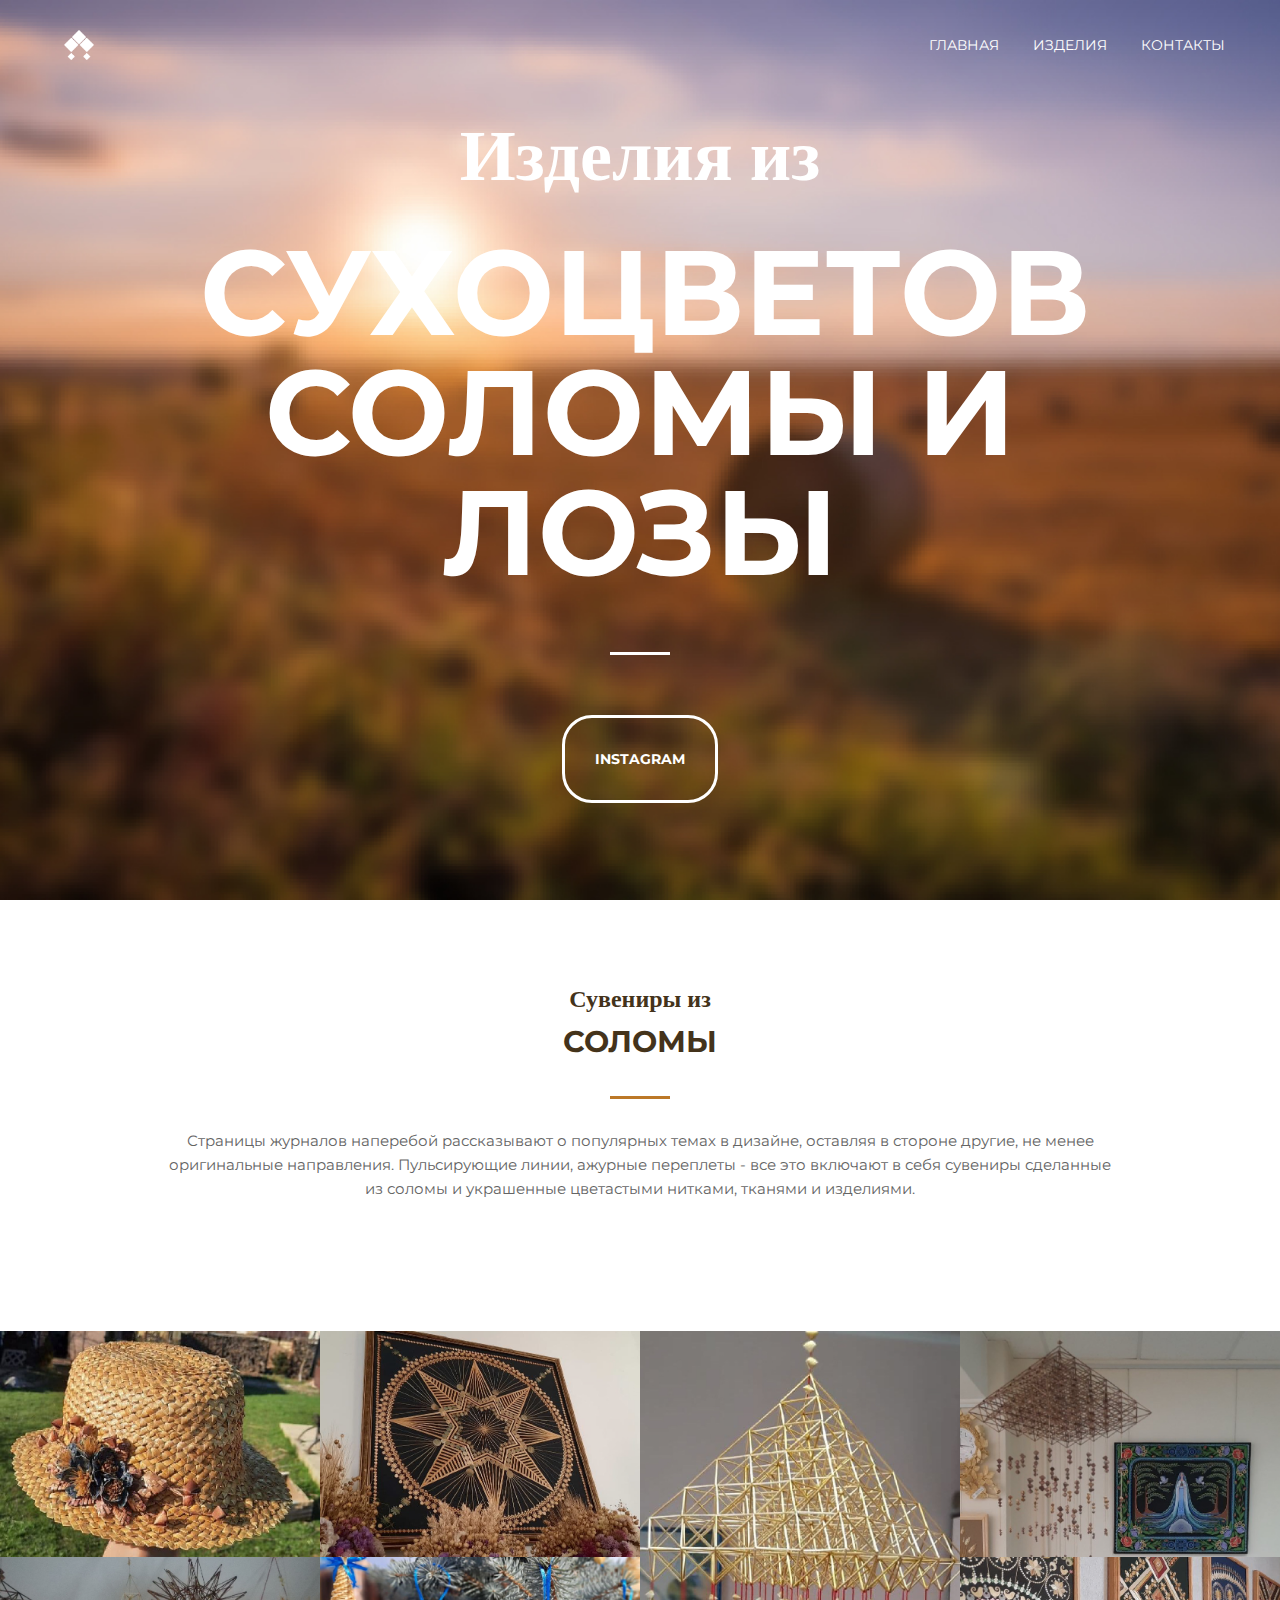
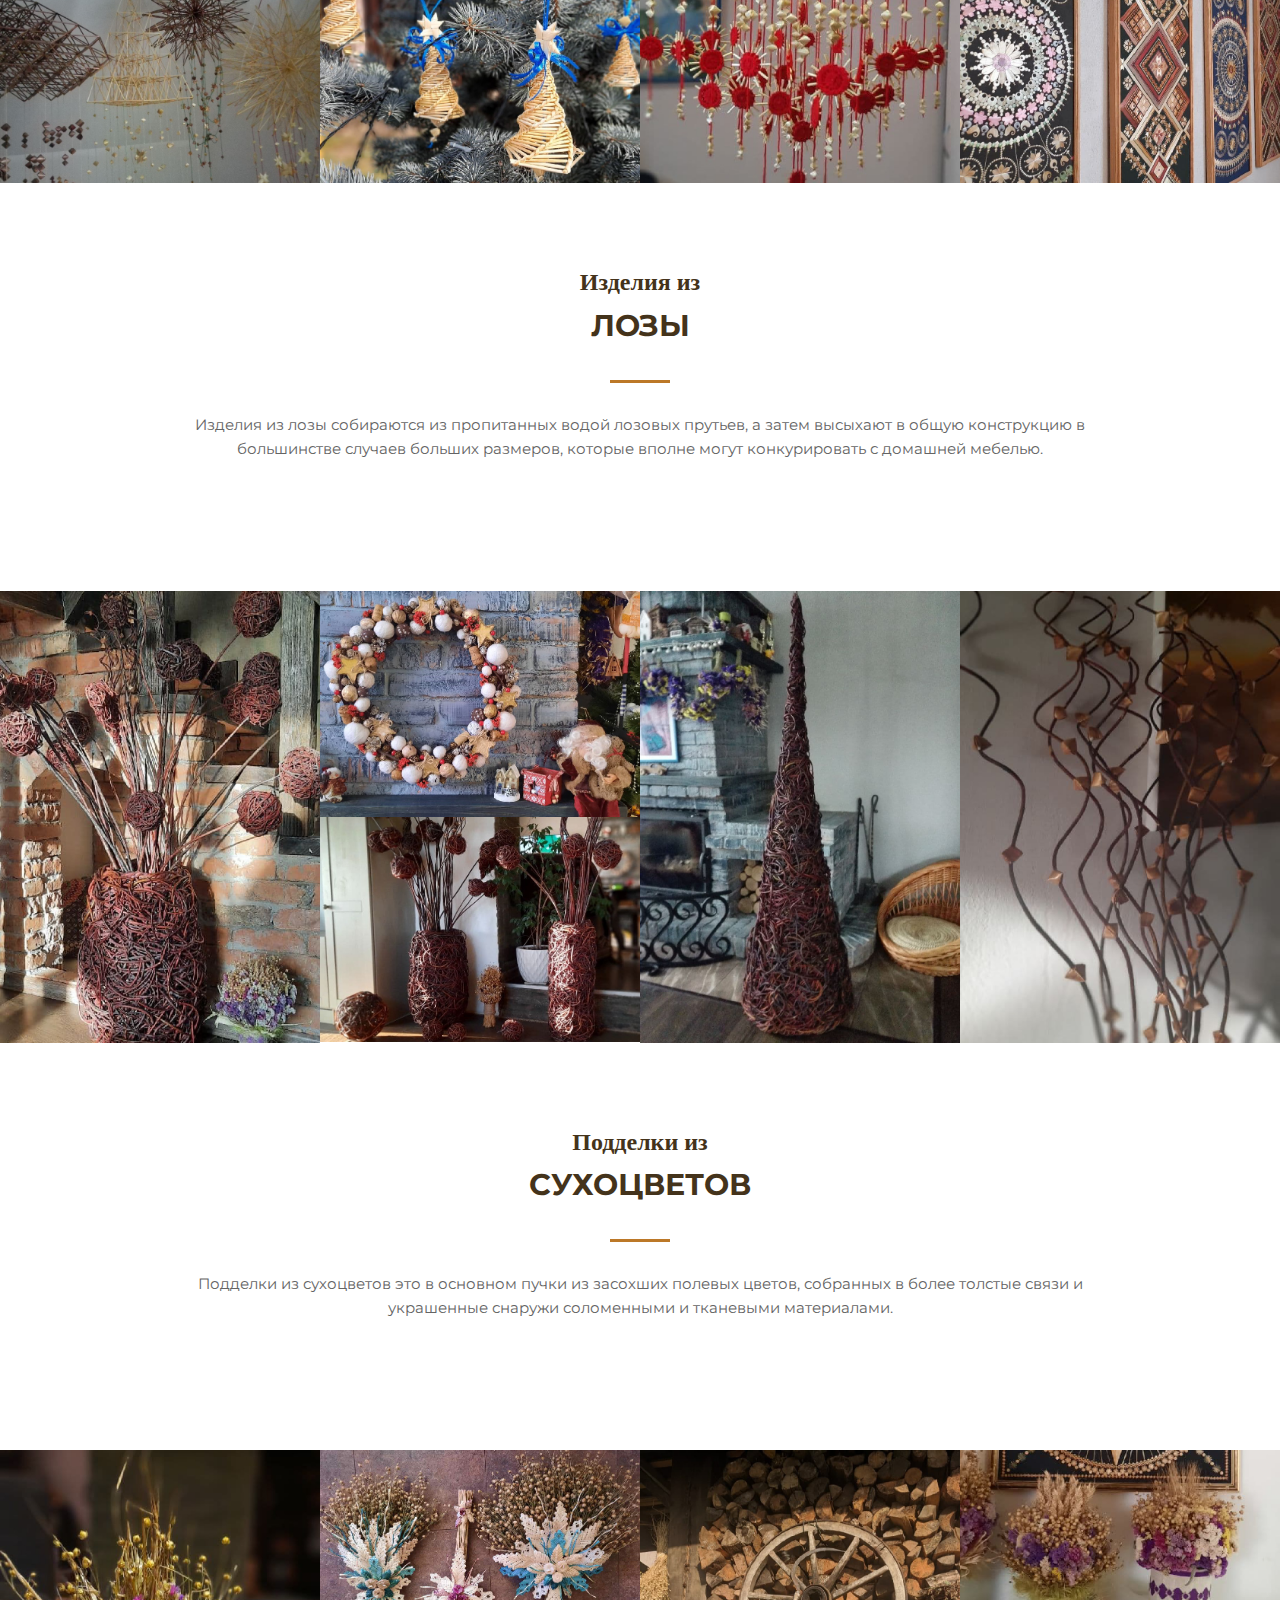
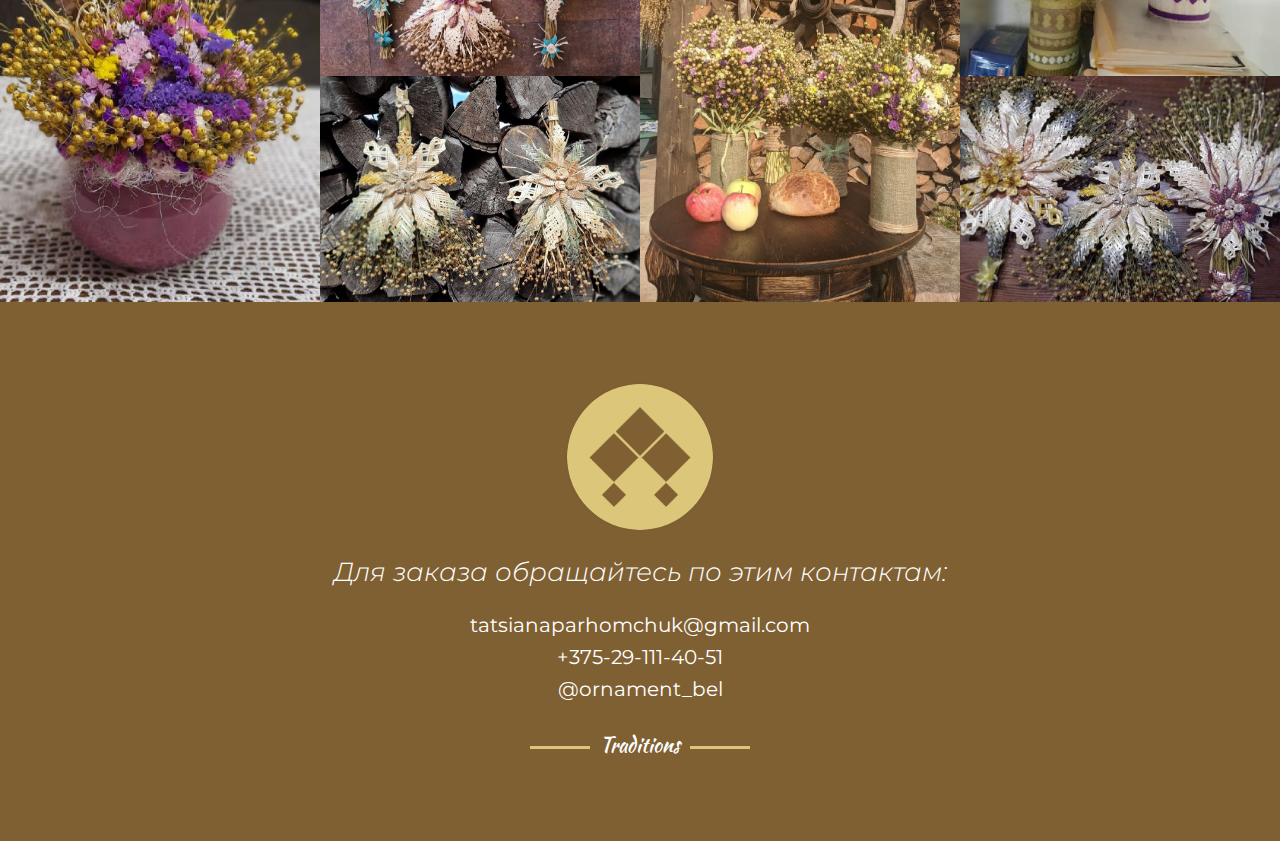
<file: IZDELIJA.html>
<!DOCTYPE html>
<html lang="en">
    <head>
        <meta charset="UTF-8">
        <meta name="viewport" content="width=device-width, initial-scale=1">
        <link rel="stylesheet" href="assets/css/style.css">
        <link href="https://fonts.googleapis.com/css?family=Kaushan+Script|Montserrat:300i,400,700&amp;subset=cyrillic-ext" rel="stylesheet">
        <title>Traditions</title>
    </head>
<body>


<header class="header" id="header">
    <div class="container">
        <div class="header__inner">
            <img src="images/LOGOS/LOGO_8.png" alt="логотип" class="logo">
            
            <nav class="nav" id="nav">
                <a class="nav__link" href="/">Главная</a>
                <a class="nav__link" href="IZDELIJA.html">Изделия</a>
                <a class="nav__link" href="#contacts">Контакты</a>
            </nav>

            <button class="nav-toggle" id="nav_toggle" type="button">
                <span class="nav-toggle__item">Menu</span>
            </button>
        </div>
    </div>
</header>

<div class="page">
    <div class="intro_2" id="intro">
        <div class="container">
            <div class="intro__inner">
                <h2 class="intro__suptitle">Изделия из</h2>
                <h1 class="intro__title">Сухоцветов соломы и лозы</h1>

                <a class="btn" href="https://www.instagram.com/traditions_bel/">Instagram</a>
            </div>
        </div>
    </div>
<!--солома-->
    <section class="section" id="about">
        <div class="container">

            <div class="section__header">
                <h3 class="section__suptitle">Сувениры из</h3>
                <h2 class="section__title">Соломы</h2>
                <div class="section__text">
                    <p>
                        Страницы журналов наперебой рассказывают о популярных темах в дизайне, 
                        оставляя в стороне другие, не менее 
                        оригинальные направления. Пульсирующие линии, ажурные переплеты - все это 
                        включают в себя сувениры сделанные из соломы и украшенные цветастыми нитками, 
                        тканями и изделиями.
                    </p>
                </div>
            </div>
        </div>
    </section>

    <div class="works">
        <div class="works__col">
            <div class="works__item">
                <img class="works__image" src="images/2_str/soloma/solomennaja-shlyapa.jpg" alt="Соломенна шляпа" title="Соломенная шляпа">
                <div class="works__info">
                    <div class="works__title">
                        Легкую красивую соломенную шляпу можно сшить из плетенки "зубатка". При плетении
                        нужно следить, чтобы места наращивания соломин  были аккуратно заплетены и лента 
                        по всей ее длине имела одинаковую ширину.
                    </div>
                </div>
            </div>
            <div class="works__item">
                <img class="works__image" src="images/2_str/soloma/solomennie-pauki.jpg" alt="Соломенные пауки" title="Соломенные пауки">
                <div class="works__info">
                    <div class="works__title">
                        Такие конструкции подвешивались на нитке в самом почетном красном углу дома над столом.
                    </div>
                </div>
            </div>
            
        </div>

        <div class="works__col">
            <div class="works__item">
                <img class="works__image" src="images/2_str/soloma/kartina-is-solomy.jpg" alt="картина из соломы" title="картины из соломы">
                <div class="works__info">
                    <div class="works__title">
                        Является прекрасным декором для домашнего убранства. Выполнено из 
                        природного материала и подобрано в нужной цветовой гамме.
                    </div>
                </div>
            </div>
            <div class="works__item">
                <img class="works__image" src="images/2_str/soloma/solomennie-kolokolchiki.jpg" alt="Соломенные колокольчики" title="Соломенные колокольчики">
                <div class="works__info">
                    <div class="works__title">
                        Соломенные колокольчики это традиционное украшение интерьера дома на 
                        рождество или Пасху. Оно имеет символическое значение и является оберегом, призванным охранять дом, а 
                        также обеспечивать благополучие семьи.
                    </div>
                </div>
            </div>
        </div>

        <div class="works__col">
            <div class="works__item">
                <img class="works__image" src="images/2_str/soloma/solomennij-pauk_2.jpg" alt="соломенный паук" title="соломенный паук">
                <div class="works__info">
                    <div class="works__title">
                        На сегодняшний день объемные подвесные конструкции имеют совершенно другой вид. Креативные 
                        формы в стилистике модерна созданы для украшения дома и помогают создать приятную атмосферу.
                    </div>
                </div>  
            </div>
        </div>

        <div class="works__col">
            <div class="works__item">
                <img class="works__image" src="images/2_str/soloma/solomennij-pauk.jpg" alt="Соломенный паук" title="Соломенный паук">
                <div class="works__info">
                    <div class="works__title">
                        Солома, из которой пауки традиционно выполняются, в народных обрядах и представлениях всегда 
                        связывалась с плодородием и символизировала его. Паук собирается из нескольких десятков или даже сотен 
                        соломенных 
                        трубочек в сложную пространственную композицию.
                    </div>
                </div>
            </div>
            <div class="works__item">
                <img class="works__image" src="images/2_str/soloma/kartiny-is-solomy.jpg" alt="картины из соломы" title="картины из соломы">
                <div class="works__info">
                    <div class="works__title">
                        Они вобрал в себя наработки предыдущих сувениров. Гармонично объединяет романтическое 
                        стремление к природе, фантазийность, пристрастие к натуральным материалам. Все эти качества в оформлении 
                        жилища играют важную роль.
                    </div>
                </div>
            </div>
            
        </div>
    </div>
<!--лоза-->
    <section class="section" id="about">
        <div class="container">
            <div class="section__header">
                <h3 class="section__suptitle">Изделия из</h3>
                <h2 class="section__title">Лозы</h2>
                <div class="section__text">
                    <p> 
                        Изделия из лозы собираются из пропитанных водой лозовых прутьев, а затем 
                        высыхают в общую конструкцию в большинстве случаев больших размеров, которые
                        вполне могут конкурировать с домашней мебелью.
                    </p>
                </div>
            </div>
        </div>
    </section>

    
    

    <div class="works">

        <div class="works__col">
            <div class="works__item">
                <img class="works__image" src="images/2_str/loza/vaza-is-lozy.jpg" alt="ваза из лозы" title="ваза из лозы">
                <div class="works__info">
                    <div class="works__title">
                        Сделанная из натурального природного материала. Лоза, которая вбирала  в себя 
                        всю энергию солнца, неба, ветра и дождя дает ауру спокойствия и идеально подходит для 
                        интерьера вашего жилища.
                    </div>
                </div>  
            </div>
        </div>

        <div class="works__col">
            
            <div class="works__item">
                <img class="works__image" src="images/2_str/loza/venki-is-lozy.jpg" alt="венки из лозы" title="венки из лозы">
                <div class="works__info">
                    <div class="works__title">
                        Венки из лозы выполнены из натурального природного материала и подобраны в нужной цветовой гамме.
                        Они создадут уютное, стильное и изысканное оформление комнаты и интерьера.
                    </div>
                </div>
            </div>
            <div class="works__item">
                <img class="works__image" src="images/2_str/loza/vazy-is-lozy.jpg" alt="Вазы из лозы" title="Вазы из лозы">
                <div class="works__info">
                    <div class="works__title">
                        Нмжнее кольцо витой вазы уложено поверх донышка так, чтобы ее наружняя часть 
                        совпадала с краем "зубатки". После этого происходит сшитие. Игла 
                        протягивается между лозовых ветвей так, чтобы нитка ложилась на каркас и сверху 
                        не была видна.
                    </div>
                </div>
            </div>
        </div>
        
        <div class="works__col">
            <div class="works__item">
                <img class="works__image" src="images/2_str/loza/elka-is-lozy.jpg" alt="елка из лозы" title="елка из лозы">
                <div class="works__info">
                    <div class="works__title">
                        Сначала делается каркас из лозовых прутьев, а затем все произведение оплетается
                        новыми слоями веточек, чтобы они между между собой лежали накрест.
                    </div>
                </div>  
            </div>
        </div>
        <div class="works__col">
            <div class="works__item">
                <img class="works__image" src="images/2_str/loza/spiral'-is-lozy.jpg" alt="спираль из лозы" title="спираль из лозы">
                <div class="works__info">
                    <div class="works__title">
                        Стопку ветвей из лозы замачивают в воде на несколько дней, затем их накручивают
                        на ровную палку, что-то вроде палки для швабры, а затем подсушивают. После
                        этих действий спираль крепко держится и на нее надеваются ромбики из соломы.
                    </div>
                </div>  
            </div>
        </div>
        
    </div>
<!--сухоцветы-->
    <section class="section" id="about">
        <div class="container">
            <div class="section__header">
                <h3 class="section__suptitle">Подделки из</h3>
                <h2 class="section__title">Сухоцветов</h2>
                <div class="section__text">
                    <p> 
                        Подделки из сухоцветов это в основном пучки из засохших полевых цветов,
                        собранных в более толстые связи и украшенные снаружи соломенными и тканевыми
                        материалами.
                    </p>
                </div>
            </div>
        </div>
    </section>

    
    

    <div class="works">
        <div class="works__col">
            <div class="works__item">
                <img class="works__image" src="images/2_str/suhozvety/gorshok-s-buketom-suhocvetov.jpg" alt="горшок с букетом сухоцветов" title="горшок с букетом сухоцветов">
                <div class="works__info">
                    <div class="works__title">
                        Цветы для этого засушивают на солнце, пока они не будут хрустеть. Затем их 
                        собирают в пучок и ставят вазу.
                    </div>
                </div>  
            </div>
        </div>

        <div class="works__col">
            <div class="works__item">
                <img class="works__image" src="images/2_str/suhozvety/buket-is-suhocvetov.jpg" alt="Букет из сухоцветов" title="Букет из сухоцветов">
                <div class="works__info">
                    <div class="works__title">
                        Наши сувениры, а именно букеты из сухоцветов выполнены из натурального природного материала. 
                        Подобраны в нужной цветовой гамме.
                    </div>
                </div>
            </div>
            
            <div class="works__item">
                <img class="works__image" src="images/2_str/suhozvety/suhozvetnye-venki.jpg" alt="Сухоцветные венки" title="Сухоцветные венки">
                <div class="works__info">
                    <div class="works__title">
                        Для более сильного скрепления пучков, под украшением в виде цветков из соломы
                        есть нитка, подобранная в специальной цветовой гамме, которая не дает
                        венку распасться.
                    </div>
                </div>
            </div>
        </div>
        
        <div class="works__col">
            <div class="works__item">
                <img class="works__image" src="images/2_str/suhozvety/buket-suhocvetov.jpg" alt="Букет сухоцветов" title="Букет сухоцветов">
                <div class="works__info">
                    <div class="works__title">
                        В погоне за модой, мы часто выбираем те вещи, на которые в другой ситуации не обратили бы 
                        внимание. Это касается и покупки декора для домашнего убранства. Букет из сухоцветов идеально
                        подходит для современного интерьера дома.
                    </div>
                </div>  
            </div>
        </div>

        
        <div class="works__col">
            <div class="works__item">
                <img class="works__image" src="images/2_str/suhozvety/vaza-s-suhozvetami.jpg" alt="ваза с сухоцветами" title="ваза с сухоцветами">
                <div class="works__info">
                    <div class="works__title">
                        Ваза для этого сувенира делается из ткани, которая сохнет, будучи
                        обернутой вокруг круглого предмета по типу вазы или стакана. Снаружи она украшается 
                        так же тканями в правильной форме и с соблюдением цветовой гаммы изделия.
                    </div>
                </div>
            </div>
            <div class="works__item">
                <img class="works__image" src="images/2_str/suhozvety/bukety-is-suhocvetov.jpg" alt="букет из сухоцветов" title="букет из сухоцветов">
                <div class="works__info">
                    <div class="works__title">
                        Данные букеты из сухоцветов содержат в себе энергию тепла и комфорта, 
                        так же они подойдут хорошо к домашнему интерьеру.
                    </div>
                </div>
            </div>
        </div>
    </div>
    
    <div class="section  section--brown" id="contacts">
        <div class="container">
            <div class="reviews">
                <div data-slider>
                    <div>
                        <div class="reviews__item">
                            <img class="reviews__photo" src="images/LOGOS/LOGO_13.png" alt="">
                            <div class="reviews__text">Для заказа обращайтесь по этим контактам: <br></div>
                            <a class="reviews__link" href="tatsianaparhomchuk@gmail.com">tatsianaparhomchuk@gmail.com</a> <br>
                            <a class="reviews__link" href="tel:+375291114051">+375-29-111-40-51</a><br>
                            <a class="reviews__link" href="https://www.instagram.com/traditions_bel/">@ornament_bel</a>
                            <br>
                            <br>
                            <div class="reviews__author">Traditions</div>
                        </div>
                    </div>
                </div>
            </div>

        </div>
    </div>
</div1>

<script src="https://ajax.googleapis.com/ajax/libs/jquery/3.3.1/jquery.min.js"></script>
<script src="assets/js/app.js"></script>

</body>
</html>
</file>
<file: assets/css/style.css>
body {
    margin: 0;
    font-family: 'Montserrat', sans-serif;
    font-size: 15px;
    line-height: 1.6;
    color: #333;
}

*,
*:before,
*:after {
    box-sizing: border-box;
}

h1, h2, h3, h4, h5, h6 {
    margin: 0;
}

hr {
    display: block;
    width: 100%;
    height: 1px;
    margin: 40px 0;

    border: 0;
    background-color: #e5e5e5;
}


/* Page */
.page {
    overflow: hidden;
}


/* Container */
.container {
    width: 100%;
    max-width: 1230px;
    padding: 0 15px;
    margin: 0 auto;
}



/* Intro */
.intro {
    display: flex;
    flex-direction: column;
    justify-content: center;
    width: 100%;
    height: 100vh;
    min-height: 820px;
    position: relative;

    background: url("images/background.jpg") center no-repeat;
    -webkit-background-size: cover;
    background-size: cover;
}

.intro_2 {
    display: flex;
    flex-direction: column;
    justify-content: center;
    width: 100%;
    height: 100vh;
    min-height: 820px;
    position: relative;

    background: url("/images/pole.jpg") center no-repeat;
    -webkit-background-size: cover;
    background-size: cover;
}

.intro__inner {
    width: 100%;
    max-width: 880px;
    margin: 0 auto;

    text-align: center;
}

.intro__title {
    color: #fff;
    font-size: 120px;
    font-weight: 700;
    text-transform: uppercase;
    line-height: 1;
}

.intro__title:after {
    content: "";
    display: block;
    width: 60px;
    height: 3px;
    margin: 60px auto;

    background-color: #fff;
}

.intro__suptitle {
    margin-bottom: 20px;

    font-family: 'Kaushan Script', cursive;
    font-size: 72px;
    color: #fff;
}


/* Header */
.header {
    width: 100%;
    padding-top: 30px;

    position: absolute;
    top: 0;
    left: 0;
    right: 0;
    z-index: 1000;
}

.header.fixed {
    padding: 10px 0;

    background-color: #7f6033;
    box-shadow: 0 3px 10px rgba(0, 0, 0, 0.2);

    position: fixed;
    top: 0;
    left: 0;
    right: 0;

    transform: translate3d(0, 0, 0);
}

.header.active {
    background-color: #7f6033;
}

.header__inner {
    display: flex;
    justify-content: space-between;
    align-items: center;
}

.header__logo {
    font-size: 30px;
    color: #fff;
    font-family: 'Josefin Sans', sans-serif;
}


/* Nav */
.nav {
    font-size: 14px;
    text-transform: uppercase;
}

.nav__link {
    display: inline-block;
    vertical-align: top;
    margin: 0 15px;
    position: relative;
    color: #fff;
    text-decoration: none;
    transition: color .1s linear;
}

.nav__link:after {
    content: "";
    display: block;
    width: 100%;
    height: 3px;
    background-color: #fce38a;
    opacity: 0;
    position: absolute;
    top: 100%;
    left: 0;
    z-index: 1;
    transition: opacity .1s linear;
}

.nav__link:hover {
    color: #fce38a;
}

.nav__link:hover:after,
.nav__link.active:after {
    opacity: 1;
}

.nav__link.active {
    color: #fce38a;
}

/* Reviews__link */
.reviews__link {
    display: inline-block;
    vertical-align: top;
    margin: 0 15px;
    position: relative;
    color: #fff;
    text-decoration: none;
    transition: color .1s linear;
    font-size: 20px;
}

.reviews__link:after {
    content: "";
    display: block;
    width: 100%;
    height: 3px;
    background-color: #DBC579;
    opacity: 0;
    position: absolute;
    top: 100%;
    left: 0;
    z-index: 1;
    transition: opacity .1s linear;
}

.reviews__link:hover {
    color: #DBC579;
}

.reviews__link:hover:after,
.reviews__link.active:after {
    opacity: 1;
}

.reviews__link.active {
    color: #DBC579;
}


/* Nav toggle */
.nav-toggle {
    width: 30px;
    padding: 10px 0;
    display: none;

    font-size: 0;
    color: transparent;

    border: 0;
    background: none;
    cursor: pointer;

    position: absolute;
    top: 24px;
    right: 24px;
    z-index: 1;
}

.nav-toggle:focus {
    outline: 0;
}

.nav-toggle__item {
    display: block;
    width: 100%;
    height: 3px;

    background-color: #fff;

    position: absolute;
    top: 0;
    right: 0;
    bottom: 0;
    left: 0;
    margin: auto;

    transition: background .2s linear;
}

.nav-toggle.active .nav-toggle__item {
    background: none;
}

.nav-toggle__item:before,
.nav-toggle__item:after {
    content: "";
    width: 100%;
    height: 3px;

    background-color: #fff;

    position: absolute;
    left: 0;
    z-index: 1;

    transition: transform .2s linear;
}

.nav-toggle__item:before {
    top: -8px;
}

.nav-toggle__item:after {
    bottom: -8px;
}

.nav-toggle.active .nav-toggle__item:before {
    transform-origin: left top;
    transform: rotate(45deg) translate3d(0px, -2px, 0)
}

.nav-toggle.active .nav-toggle__item:after {
    transform-origin: left bottom;
    transform: rotate(-45deg) translate3d(0px, 3px, 0);
}


/* Button */
.btn {
    display: inline-block;
    vertical-align: top;
    padding: 30px 30px;

    border: 3px solid #fff;
    border-radius: 30px;
    font-size: 14px;
    font-weight: 700;
    color: #fff;
    text-transform: uppercase;
    text-decoration: none;

    transition: background .1s linear, color .1s linear;
}

.btn:hover {
    background-color: #fff;
    color: #44331b;
}

/* Section */
.section {
    padding: 80px 0;
}

.section--devices {
    margin-bottom: 0px;
    padding-bottom: 40px;

    background: url("/images/pole.jpg") center no-repeat;
    -webkit-background-size: cover;
    background-size: cover;
}

.section__header {
    width: 100%;
    max-width: 950px;
    margin: 0 auto 50px;

    text-align: center;
}

.section__suptitle {
    font-family: 'Kaushan Script', cursive;
    color: #44331b;
    font-size: 24px;
}

.devices__suptitle {
    font-family: 'Kaushan Script', cursive;
    color: rgba(255, 255, 255, 0.836);
    font-size: 24px;
    font-size: auto;
}

.section__title {
    font-size: 30px;
    font-weight: 700;
    color: #44331b;
    text-transform: uppercase;
}

.section__title:after {
    content: "";
    display: block;
    width: 60px;
    height: 3px;
    margin: 30px auto;

    background-color: #bc7828;
}

.section__text {
    font-size: 15px;
    color: rgb(100, 100, 100);
}



/* Card */
.card {
    margin: 80px -15px 0;
    display: flex;
    flex-wrap: wrap;
    justify-content: space-between;
}

.card__item {
    width: 33.33333%;
    padding: 0 15px;
}

.card__inner {
    position: relative;
    background-color: #7f6033;
}

.card__inner:hover .card__img {
    transform: translate3d(-10px, -10px, 0);
}

.card__inner:hover .card__img img {
    opacity: .1;
}

.card__inner:hover .card__text {
    opacity: 1;
}

.card__img {
    background: linear-gradient(to bottom, #7f6033, #bc7828);

    transition: transform .2s linear;
}

.card__img img {
    display: block;
    max-width: 100%;
    height: auto;
    transition: opacity .1s linear;
}

.card__text {
    width: 100%;

    font-size: 18px;
    color: #fff;
    text-transform: uppercase;
    font-weight: 700;
    text-align: center;
    opacity: 0;

    position: absolute;
    top: 50%;
    left: 0;
    z-index: 2;
    transform: translate3d(0, -50%, 0);

    transition: opacity .2s linear;
}

.card__info {
    margin-top: 20px;

    text-align: center;
}

.card__name {
    margin-bottom: 5px;

    font-size: 14px;
    color: #333;
    text-transform: uppercase;
}

.card__prof {
    font-size: 15px;
    font-style: italic;
    font-weight: 300;
    color: #999;
}

/* Services */

.services {
    display: flex;
    flex-wrap: wrap;
}

.services__item {
    width: 33.33333%;
    padding: 0 35px 40px 85px;
    position: relative;
    margin-bottom: 40px;
}

.services__item--border {
    border-bottom: 1px solid #e5e5e5;
}

.services__icon {
    position: absolute;
    top: 0;
    left: 28px;
    z-index: 1;
    max-width: 40px;
    max-height: 40px;
}

.services__title {
    margin-bottom: 10px;

    font-size: 14px;
    color: #333;
    text-transform: uppercase;
}

.services__text {
    font-size: 15px;
    color: #999;
}

/* We do */
.wedo {
    display: flex;
    flex-wrap: wrap;
    margin: 0 -15px;
}

.wedo__item {
    width: 50%;
    padding: 0 15px;
}

.wedo__img {
    display: block;
    max-width: 100%;
    height: auto;
}

/* Accordion */

.accordion__item {
    margin-bottom: 10px;
    border: 1px solid #e5e5e5;
}

.accordion__item.active .accordion__content {
    display: block;
}

.accordion__item.active .accordion__header {
    border-bottom-color: #e5e5e5;
}

.accordion__item.active .accordion__header:after {
    transform: translateY(-50%) rotate(-45deg);
    margin-top: 5px;
}

.accordion__header {
    padding: 15px 20px 15px 65px;
    position: relative;

    border-bottom: 1px solid transparent;
    cursor: pointer;
}

.accordion__header:after {
    content: "";
    display: block;
    width: 16px;
    height: 16px;

    border-top: 2px solid #ccc;
    border-right: 2px solid #ccc;

    position: absolute;
    top: 50%;
    right: 20px;
    z-index: 1;

    transform: translateY(-50%) rotate(135deg);
}

.accordion__icon {
    position: absolute;
    top: 50%;
    left: 20px;
    z-index: 1;

    max-width: 35px;
    max-height: 35px;
    transform: translateY(-50%);
}

.accordion__content {
    padding: 15px 20px;
    display: none;

    font-size: 15px;
    color: #999;
    font-style: italic;
    font-weight: 300;
}

.accordion__title {
    font-size: 14px;
    color: #333;
    text-transform: uppercase;
}



@media (max-width: 1230px) {

    /* Intro */
    .intro__suptitle {
        font-size: 52px;
    }

    .intro__title {
        font-size:80px;
    }

    /* Reviews */
    .reviews__text {
        font-size: 40px;
    }
}

@media (max-width: 990px) {

    /* Intro */
    .intro__suptitle {
        font-size: 32px;
    }

    .intro__title {
        font-size: 80px;
    }

    /* Services */
    .services__item {
        width: 50%;
        padding-bottom: 0;
    }

    .services__item--border {
        border-bottom: 0;
    }



    /* Instagram */
    .instagram {
        justify-content: flex-start;
    }

    .instagram__item {
        width: auto;
        border-right: 1px solid white;
    }
}

@media (max-width: 770px) {

    /* Intro */
    .intro {
        min-height: 650px;
    }

    .intro_2 {
        min-height: 650px;
    }


    /* Header */
    .header {
        padding: 10px 0;
    }

    /* Nav */
    .nav {
        display: none;
        width: 100%;
        position: absolute;
        top: 100%;
        left: 0;
        background-color: #bc7828;
    }

    .nav.active {
        display: block;
    }

    .nav__link {
        display: block;
        margin: 0;
        padding: 8px 20px;
    }

    .reviews__link {
        display: block;
        margin: 0;
        padding: 8px 20px;
    }

    .nav-toggle {
        display: block;
    }


    /* Section */
    .section {
        padding: 40px 0;
    }

    .section--devices {
        padding-bottom: 0;
    }


    /* Card */
    .card {
        margin-top: 50px;
        justify-content: center;
    }

    .card__item {
        width: 100%;
        max-width: 410px;
        margin-bottom: 30px;
    }

    .card__item:last-child {
        margin-bottom: 0;
    }

    /* Services */
    .services {
        justify-content: center;
    }

    .services__item {
        width: 100%;
        max-width: 400px;
        padding-left: 55px;
        padding-right: 0;
    }

    .services__icon {
        left: 0;
    }


    /* Wedo */
    .wedo__img {
        display: none;
    }

    .wedo__item {
        width: 100%;
    }
}


/* Works */
.works {
    display: flex;
}

.works__col {
    flex: 1 1 0;
}

.works__item {
    position: relative;
    background: linear-gradient(to bottom, #7f6033, #7f6033);
}

.works__item:hover .works__image {
    opacity: .1;
}

.works__item:hover .works__info {
    opacity: 1;
}

.works__image {
    display: block;
    max-width: 100%;
    height: auto;
    transition: opacity .2s linear;
}

.works__info {
    width: 100%;
    padding: 0 15px;
    text-align: center;
    color: #fff;
    opacity: 0;
    position: absolute;
    top: 50%;
    left: 0;
    z-index: 1;
    transform: translate3d(0, -50%, 0);
    transition: opacity .2s linear;
}

.works__title {
    margin-bottom: 5px;
    font-size: 12px;
    text-transform: uppercase;
}

.works__title__my {
    margin-bottom: 5px;

    font-size: 12px;
    text-transform: uppercase;
}

.works__text {
    font-size: 15px;
    font-weight: 300;
    font-style: italic;
}

@media (max-width: 575px) {

    /* Intro */
    .intro__suptitle {
        font-size: 22px;
    }

    .intro__title {
        font-size: 30px;
    }

    /* Section */
    .section__header {
        margin-bottom: 50px;
    }

    .section__title {
        font-size: 24px;
    }

    .section__title:after {
        margin: 20px auto;
    }
    .works__col {
        width: 100%;
    }
    .works__title {
        font-size: 5px;
    }
    .logo {
        width:20px;
    }
    .section--devices {
        padding-bottom: 40px;
    }
    .section__header {
        margin-bottom: 0px;
    }
    .nav-toggle {
        top: 15px;
    }
    /* Reviews */
    .reviews .slick-slider {
        padding: 0;
    }
    .reviews__link {
        font-size: 10px;
    }
}

@media (max-width: 770px) {
    .works {
        flex-wrap: wrap;
    }

    .works__col {
        flex: none;
        width: 50%;
    }
    .section--devices {
        padding-bottom: 40px;
    }
    .section__header {
        margin-bottom: 0px;
    }
    .nav-toggle {
        top: 15px;
    }
}

.logo {
    margin-left: 24px;
    width: 30px;
}

/* Reviews */
.reviews {
    position: relative;
}

.reviews .slick-slider {
    padding: 0 110px;
}

.reviews__item {
    min-height: 210px;
    padding-left: 255px;
    position: relative;
    text-align: center;
}

.reviews__photo {
    display: block;
    width: 210px;
    height: 210px;

    border: 2px solid #7E5E32;
    border-radius: 50%;

    position: absolute;
    top: 0;
    left: 0;
    z-index: 1;
}

.reviews__text {
    margin-bottom: 15px;

    font-size: 40px;
    font-style: italic;
    font-weight: 300;
    color: #fff;
}

.reviews__author {
    font-family: 'Kaushan Script', cursive;
    font-size: 24px;
    color: #fff;
}

.reviews__author:before {
    content: "";
    display: inline-block;
    vertical-align: middle;
    width: 60px;
    height: 3px;
    margin-right: 10px;

    background-color: #DBC579;
}

.reviews__author:after {
    content: "";
    display: inline-block;
    vertical-align: middle;
    width: 60px;
    height: 3px;
    margin-left: 10px;

    background-color: #DBC579;
}

.reviews__btn--next,
.slick-next {
    right: 0;
    transform: rotate(135deg);
}

 /* Reviews */
 .reviews .slick-slider {
    padding: 0 60px;
}

.reviews__photo {
    width: 150px;
    height: 150px;
}

.reviews__item {
    padding-left: 175px;
}

 /* Reviews */
 .reviews__photo {
    position: static;
    margin: 0 auto 20px;
}

.reviews__item {
    padding-left: 0;
}

.reviews__text {
    font-size: 26px;
}

.reviews__author {
    font-size: 20px;
}

.section--brown {
    background-color: #7F6033;
}

/* Slider */
.slider {
    width: 100%;

    position: absolute;
    bottom: 0;
    left: 0;
    z-index: 1;
}

.slider__inner {
    display: flex;
    justify-content: space-between;
}

.slider__item {
    width: 23%;
    padding: 20px 0;
    position: relative;

    border-top: 3px solid #fff;
    opacity: .7;

    font-size: 18px;
    color: #fff;
    text-transform: uppercase;
}

.slider__item.active {
    opacity: 1;
}

.slider__item.active:before {
    content: "";
    display: block;
    width: 70px;
    height: 3px;

    background-color: #f38181;

    position: absolute;
    top: -3px;
    left: 0;
    z-index: 1;
}

.slider__num {
    font-size: 24px;
    font-weight: 700;
}

/* Slider */
.slider__text {
    display: none;
}

.slider__item.active:before {
    width: 50%;
}
</file>
